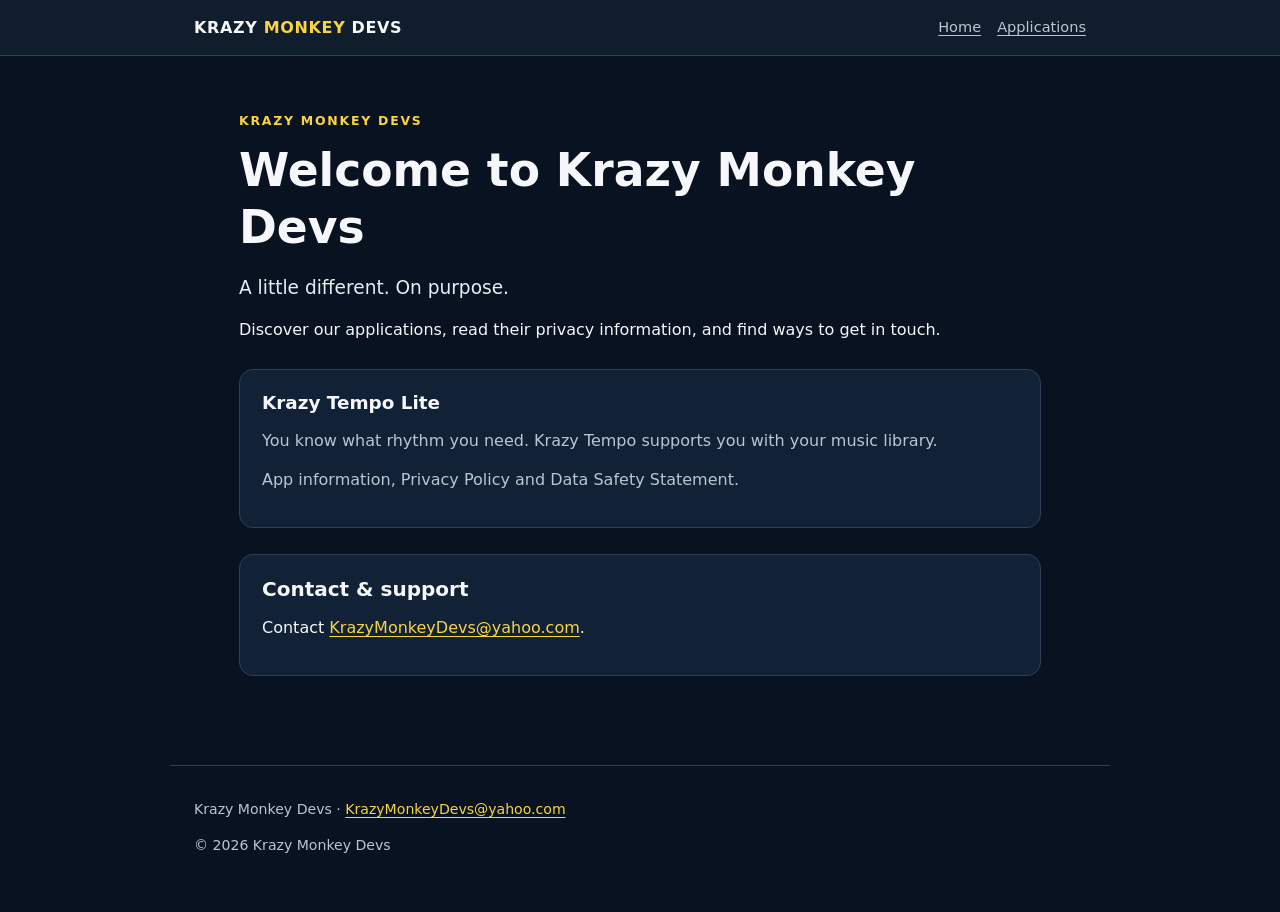
<file: index.html>
<!DOCTYPE html>
<html lang="en">
<head>
<meta charset="utf-8">
<meta name="viewport" content="width=device-width, initial-scale=1">
<meta name="description" content="Krazy Monkey Devs — applications, privacy information and support.">
<meta name="color-scheme" content="dark">
<title>Krazy Monkey Devs</title>
<link rel="stylesheet" href="assets/style.css">
</head>
<body>
<header><div><a class="brand" href="./">KRAZY <b>MONKEY</b> DEVS</a><nav aria-label="Main navigation"><a href="./">Home</a><a href="krazy-tempo-lite/">Applications</a></nav></div></header>
<main>
<p class="kicker">Krazy Monkey Devs</p>
<h1>Welcome to Krazy Monkey Devs</h1>
<p class="lede">A little different. On purpose.</p>
<p>Discover our applications, read their privacy information, and find ways to get in touch.</p>
<div class="tiles">
<a class="tile" href="krazy-tempo-lite/"><h2>Krazy Tempo Lite</h2><p>You know what rhythm you need. Krazy Tempo supports you with your music library.</p><p>App information, Privacy Policy and Data Safety Statement.</p></a>
</div>
<div class="panel"><h2>Contact &amp; support</h2><p>Contact <a href="mailto:KrazyMonkeyDevs@yahoo.com">KrazyMonkeyDevs@yahoo.com</a>.</p></div>
</main>
<footer><p>Krazy Monkey Devs · <a href="mailto:KrazyMonkeyDevs@yahoo.com">KrazyMonkeyDevs@yahoo.com</a></p><p>© 2026 Krazy Monkey Devs</p></footer>
</body>
</html>
</file>
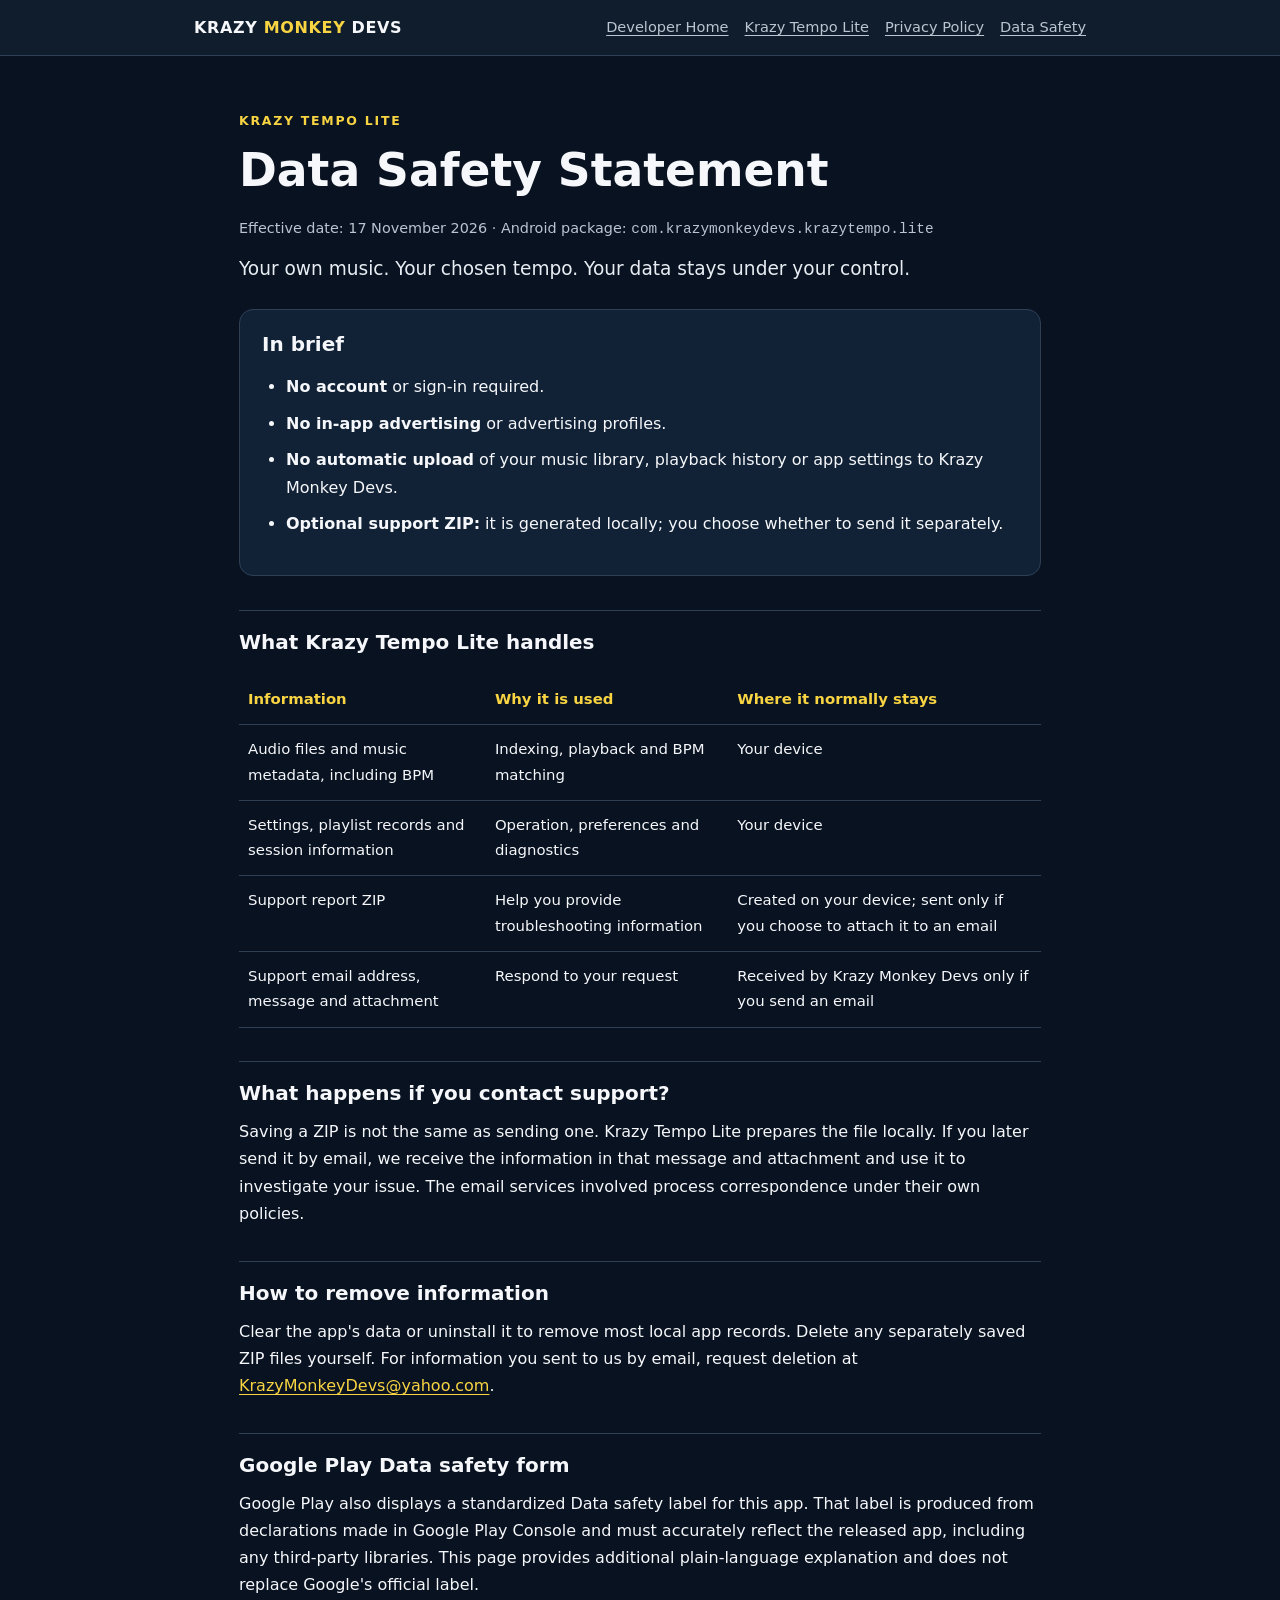
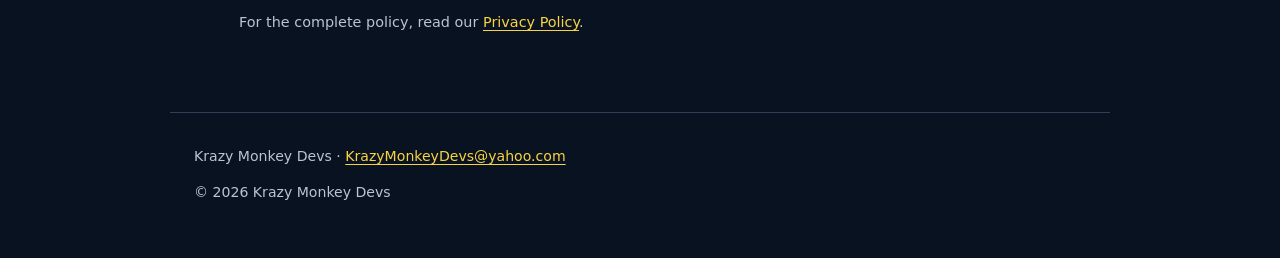
<file: data-safety/index.html>
<!DOCTYPE html>
<html lang="en">
<head>
<meta charset="utf-8"><meta name="viewport" content="width=device-width, initial-scale=1">
<title>Data Safety Statement — Krazy Tempo Lite</title>
<meta http-equiv="refresh" content="0; url=../krazy-tempo-lite/data-safety/">
<link rel="canonical" href="https://krazymonkeydevs.github.io/krazy-tempo-lite/data-safety/">
<link rel="stylesheet" href="../assets/style.css">
</head>
<body>
<main><p class="kicker">Krazy Tempo Lite</p><h1>Data Safety Statement moved</h1>
<p>The Data Safety Statement now has a dedicated address under Krazy Tempo Lite.</p>
<p><a href="../krazy-tempo-lite/data-safety/">Open Krazy Tempo Lite — Data Safety Statement</a></p>
<p><a href="../">Return to Krazy Monkey Devs</a></p></main>
</body>
</html>
</file>
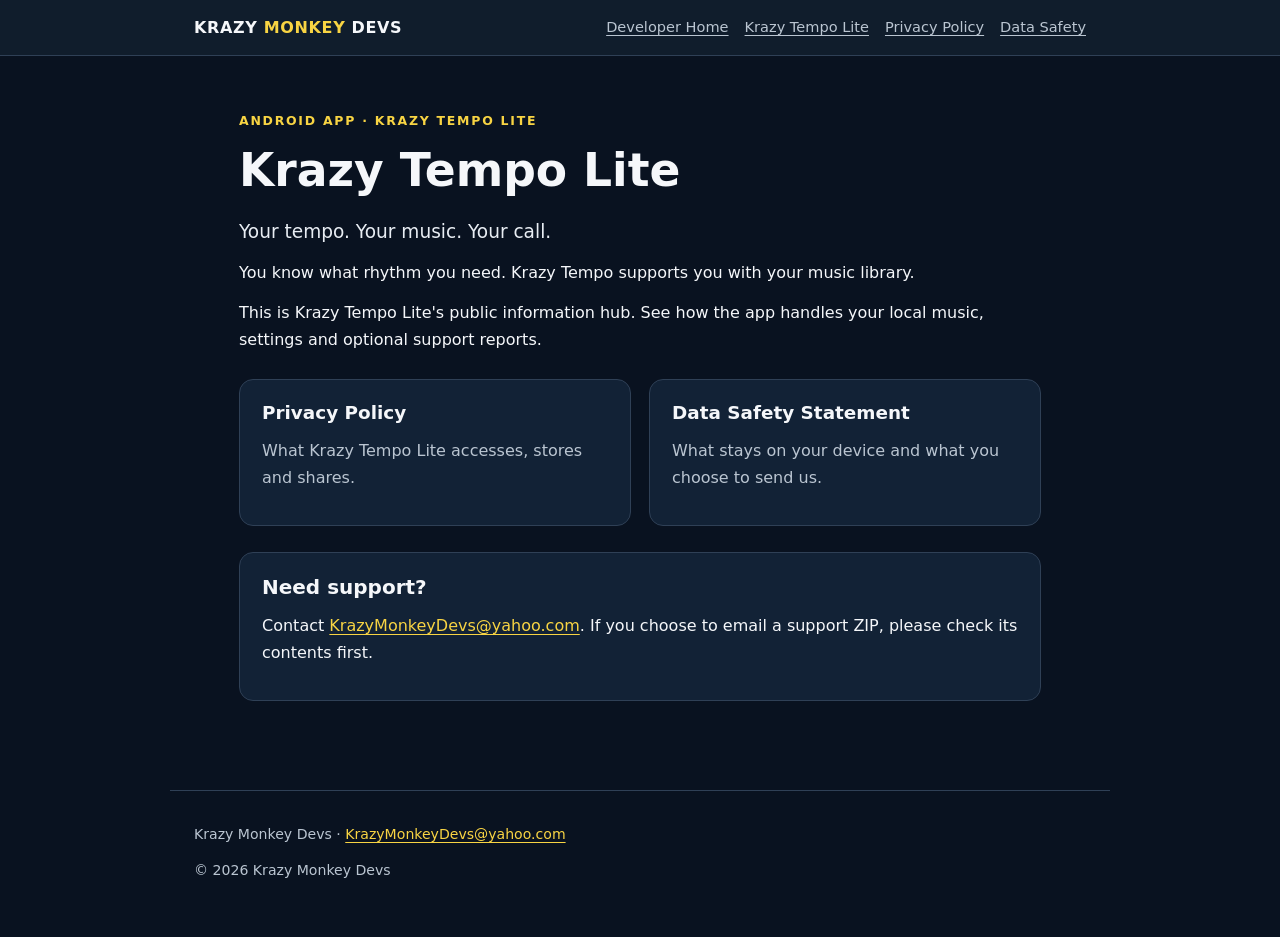
<file: krazy-tempo-lite/index.html>
<!DOCTYPE html>
<html lang="en">
<head>
<meta charset="utf-8">
<meta name="viewport" content="width=device-width, initial-scale=1">
<meta name="description" content="Krazy Tempo Lite app information, Privacy Policy and Data Safety Statement.">
<meta name="color-scheme" content="dark">
<title>Krazy Tempo Lite — Krazy Monkey Devs</title>
<link rel="stylesheet" href="../assets/style.css">
</head>
<body>
<header><div><a class="brand" href="../">KRAZY <b>MONKEY</b> DEVS</a><nav aria-label="Main navigation"><a href="../">Developer Home</a><a href="./">Krazy Tempo Lite</a><a href="privacy/">Privacy Policy</a><a href="data-safety/">Data Safety</a></nav></div></header>
<main>
<p class="kicker">Android app · Krazy Tempo Lite</p>
<h1>Krazy Tempo Lite</h1>
<p class="lede">Your tempo. Your music. Your call.</p>
<p>You know what rhythm you need. Krazy Tempo supports you with your music library.</p>
<p>This is Krazy Tempo Lite's public information hub. See how the app handles your local music, settings and optional support reports.</p>
<div class="tiles">
<a class="tile" href="privacy/"><h2>Privacy Policy</h2><p>What Krazy Tempo Lite accesses, stores and shares.</p></a>
<a class="tile" href="data-safety/"><h2>Data Safety Statement</h2><p>What stays on your device and what you choose to send us.</p></a>
</div>
<div class="panel"><h2>Need support?</h2><p>Contact <a href="mailto:KrazyMonkeyDevs@yahoo.com">KrazyMonkeyDevs@yahoo.com</a>. If you choose to email a support ZIP, please check its contents first.</p></div>
</main>
<footer><p>Krazy Monkey Devs · <a href="mailto:KrazyMonkeyDevs@yahoo.com">KrazyMonkeyDevs@yahoo.com</a></p><p>© 2026 Krazy Monkey Devs</p></footer>
</body>
</html>
</file>
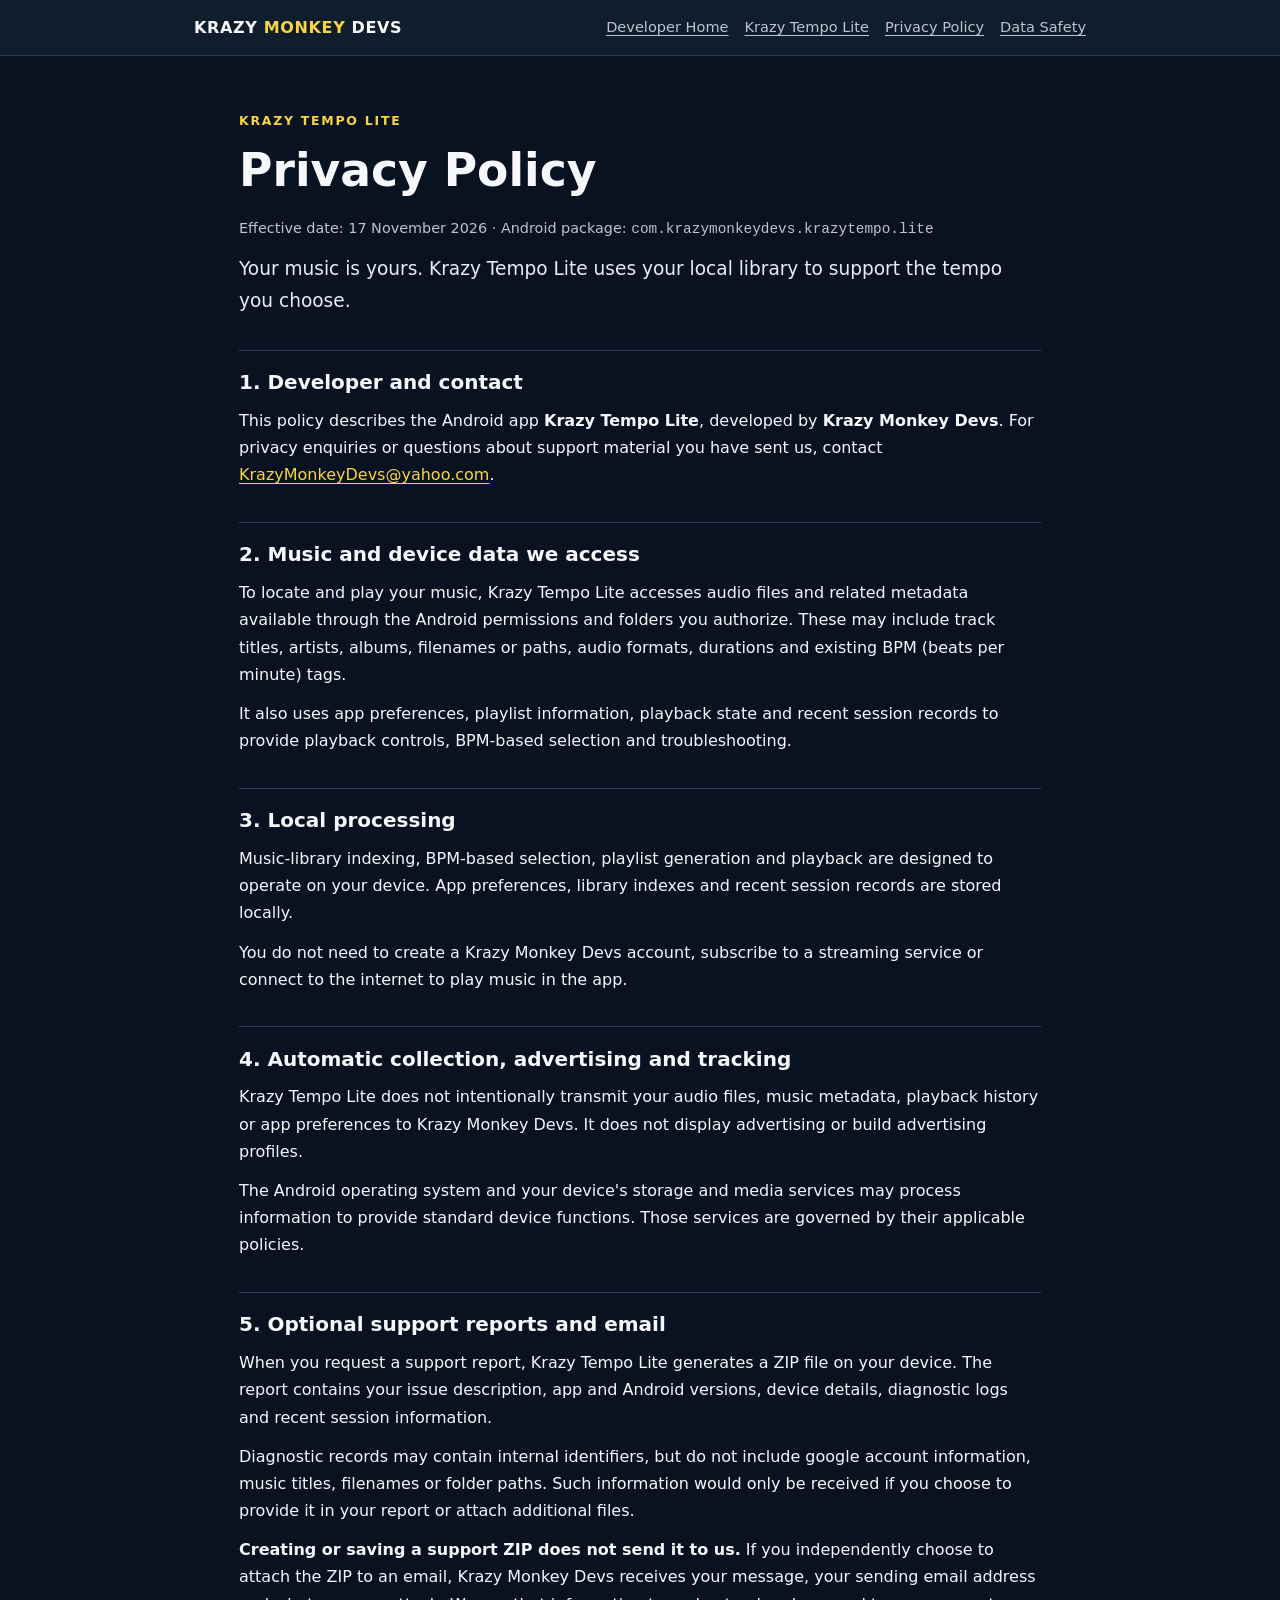
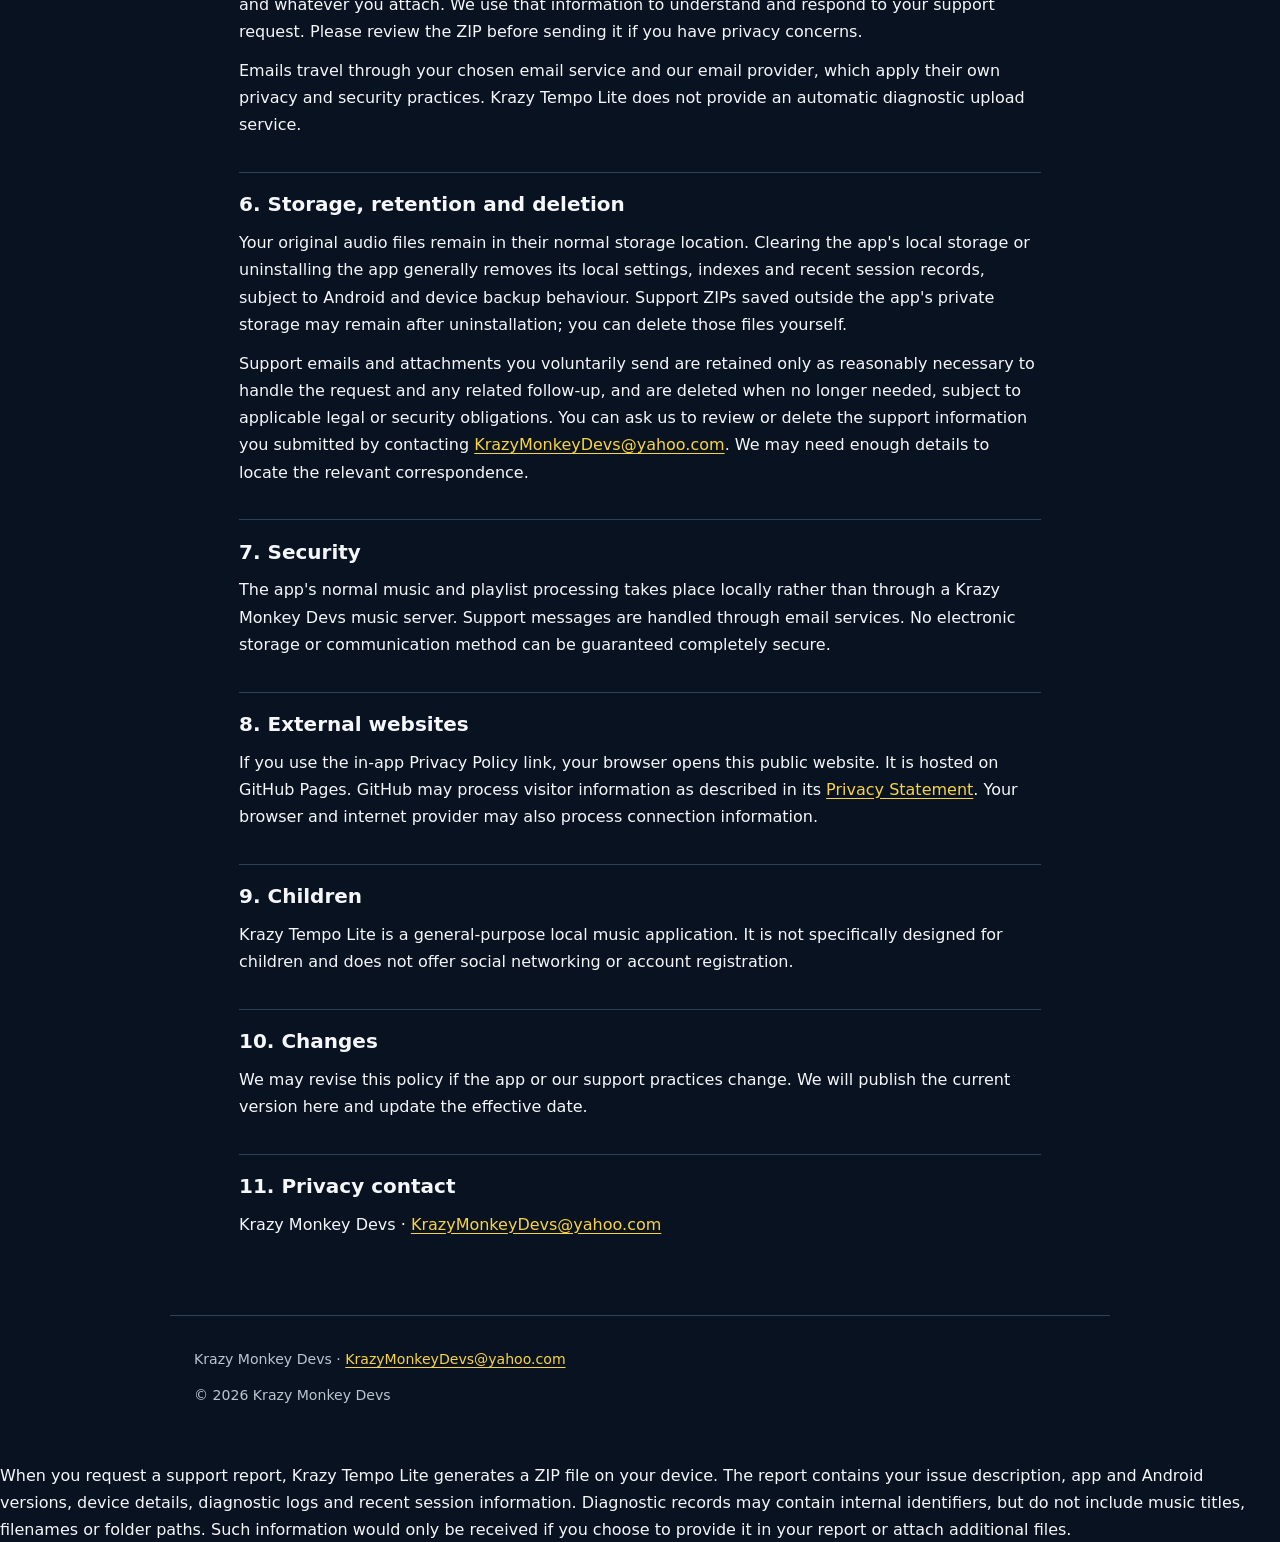
<file: privacy/index.html>
<!DOCTYPE html>
<html lang="en">
<head>
<meta charset="utf-8"><meta name="viewport" content="width=device-width, initial-scale=1">
<title>Privacy Policy — Krazy Tempo Lite</title>
<meta http-equiv="refresh" content="0; url=../krazy-tempo-lite/privacy/">
<link rel="canonical" href="https://krazymonkeydevs.github.io/krazy-tempo-lite/privacy/">
<link rel="stylesheet" href="../assets/style.css">
</head>
<body>
<main><p class="kicker">Krazy Tempo Lite</p><h1>Privacy Policy moved</h1>
<p>The Privacy Policy now has a dedicated address under Krazy Tempo Lite.</p>
<p><a href="../krazy-tempo-lite/privacy/">Open Krazy Tempo Lite — Privacy Policy</a></p>
<p><a href="../">Return to Krazy Monkey Devs</a></p></main>
</body>
</html>
</file>
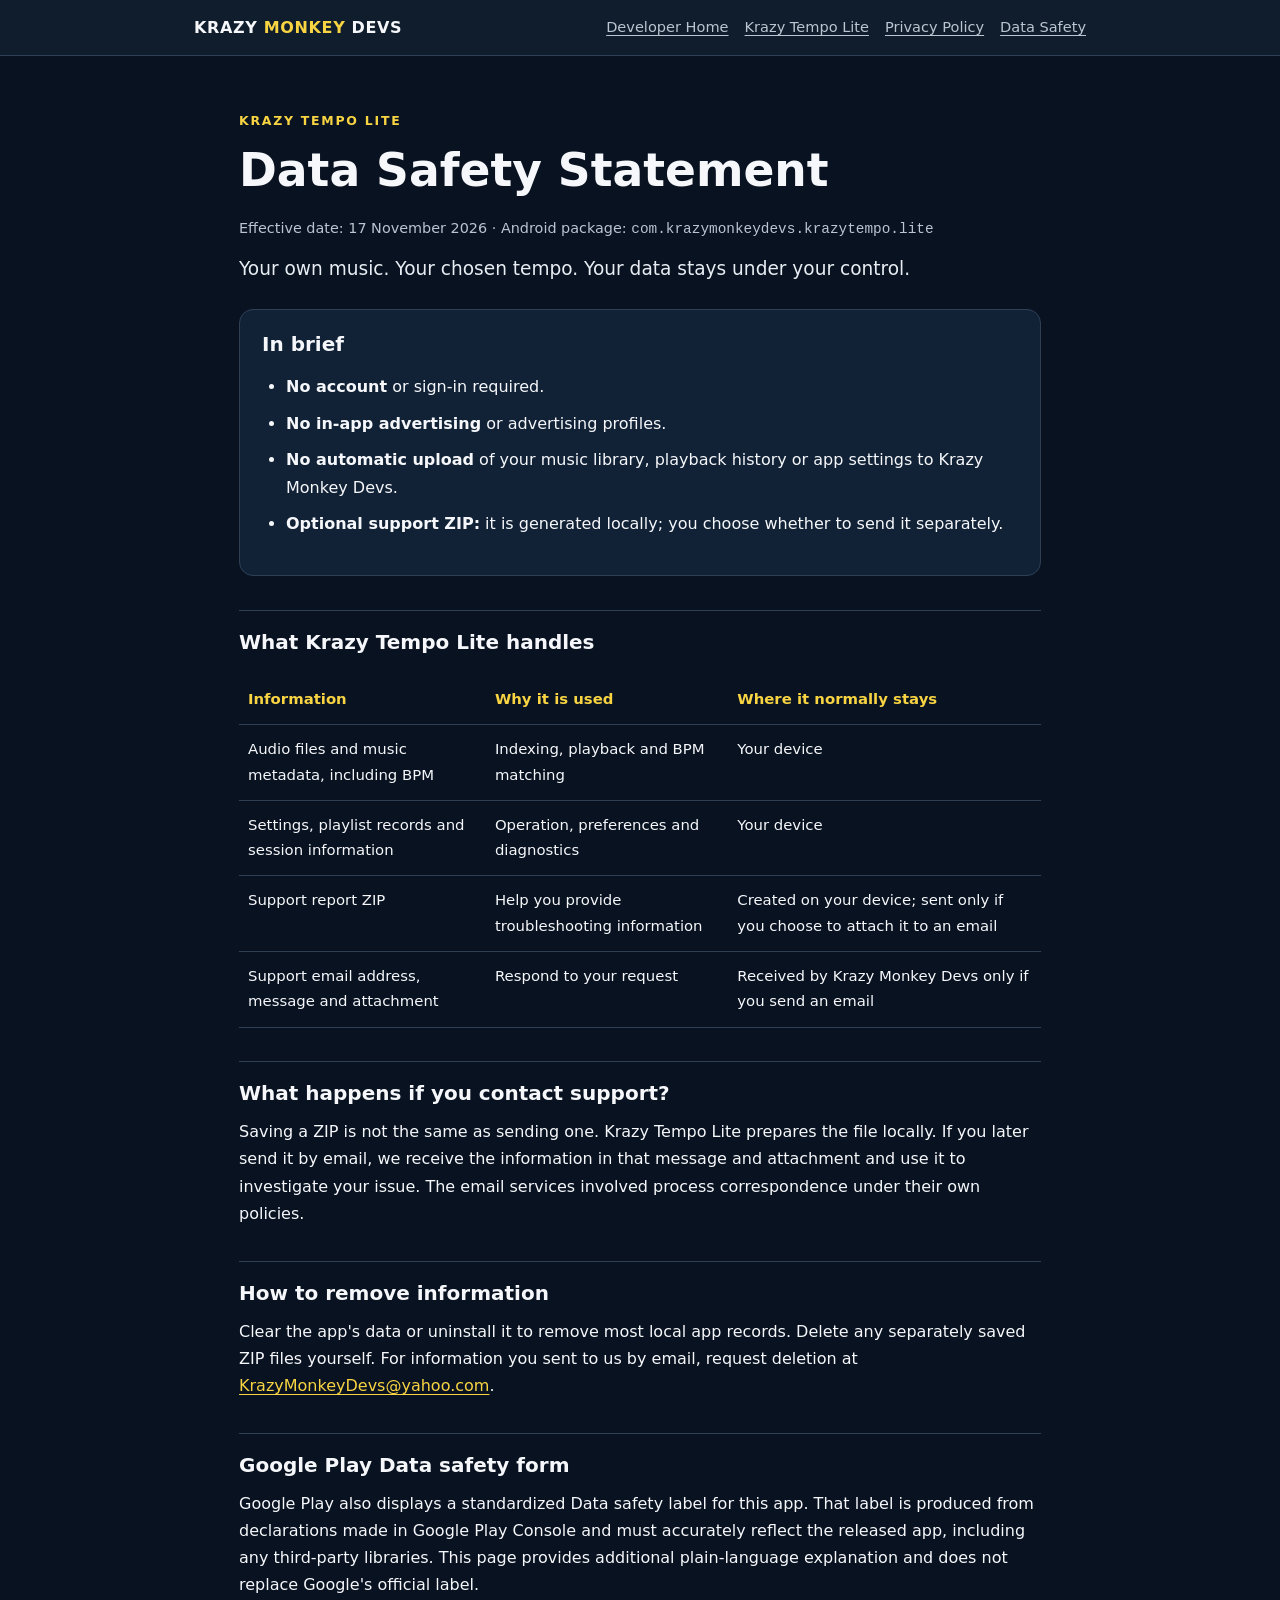
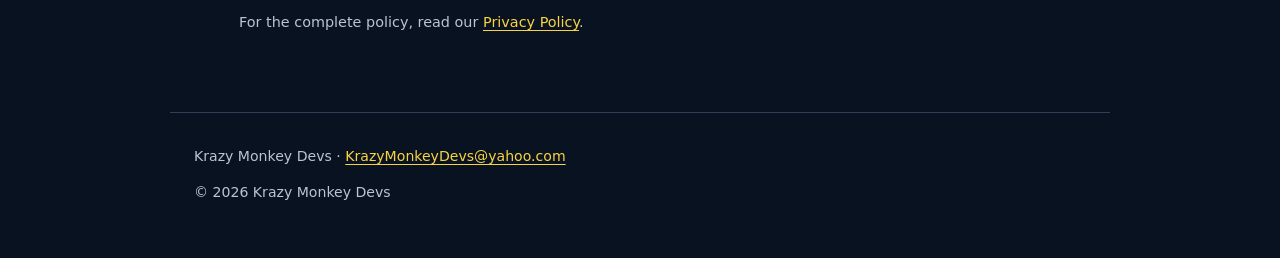
<file: krazy-tempo-lite/data-safety/index.html>
<!DOCTYPE html>
<html lang="en">
<head>
<meta charset="utf-8">
<meta name="viewport" content="width=device-width, initial-scale=1">
<meta name="description" content="Data handling statement for the Android app Krazy Tempo Lite.">
<meta name="color-scheme" content="dark">
<title>Data Safety Statement — Krazy Monkey Devs</title>
<link rel="stylesheet" href="../../assets/style.css">
</head>
<body>
<header><div><a class="brand" href="../../">KRAZY <b>MONKEY</b> DEVS</a><nav aria-label="Main navigation"><a href="../../">Developer Home</a><a href="../">Krazy Tempo Lite</a><a href="../privacy/">Privacy Policy</a><a href="../data-safety/">Data Safety</a></nav></div></header>
<main>
<p class="kicker">Krazy Tempo Lite</p><h1>Data Safety Statement</h1>
<p class="meta">Effective date: 17 November 2026 · Android package: <code>com.krazymonkeydevs.krazytempo.lite</code></p>
<p class="lede">Your own music. Your chosen tempo. Your data stays under your control.</p>
<div class="panel"><h2>In brief</h2>
<ul><li><strong>No account</strong> or sign-in required.</li><li><strong>No in-app advertising</strong> or advertising profiles.</li><li><strong>No automatic upload</strong> of your music library, playback history or app settings to Krazy Monkey Devs.</li><li><strong>Optional support ZIP:</strong> it is generated locally; you choose whether to send it separately.</li></ul></div>
<h2>What Krazy Tempo Lite handles</h2>
<table><thead><tr><th>Information</th><th>Why it is used</th><th>Where it normally stays</th></tr></thead><tbody>
<tr><td>Audio files and music metadata, including BPM</td><td>Indexing, playback and BPM matching</td><td>Your device</td></tr>
<tr><td>Settings, playlist records and session information</td><td>Operation, preferences and diagnostics</td><td>Your device</td></tr>
<tr><td>Support report ZIP</td><td>Help you provide troubleshooting information</td><td>Created on your device; sent only if you choose to attach it to an email</td></tr>
<tr><td>Support email address, message and attachment</td><td>Respond to your request</td><td>Received by Krazy Monkey Devs only if you send an email</td></tr>
</tbody></table>
<h2>What happens if you contact support?</h2>
<p>Saving a ZIP is not the same as sending one. Krazy Tempo Lite prepares the file locally. If you later send it by email, we receive the information in that message and attachment and use it to investigate your issue. The email services involved process correspondence under their own policies.</p>
<h2>How to remove information</h2>
<p>Clear the app's data or uninstall it to remove most local app records. Delete any separately saved ZIP files yourself. For information you sent to us by email, request deletion at <a href="mailto:KrazyMonkeyDevs@yahoo.com">KrazyMonkeyDevs@yahoo.com</a>.</p>
<h2>Google Play Data safety form</h2>
<p>Google Play also displays a standardized Data safety label for this app. That label is produced from declarations made in Google Play Console and must accurately reflect the released app, including any third-party libraries. This page provides additional plain-language explanation and does not replace Google's official label.</p>
<p class="minor">For the complete policy, read our <a href="../privacy/">Privacy Policy</a>.</p>
</main>
<footer><p>Krazy Monkey Devs · <a href="mailto:KrazyMonkeyDevs@yahoo.com">KrazyMonkeyDevs@yahoo.com</a></p><p>© 2026 Krazy Monkey Devs</p></footer>
</body>
</html>
</file>
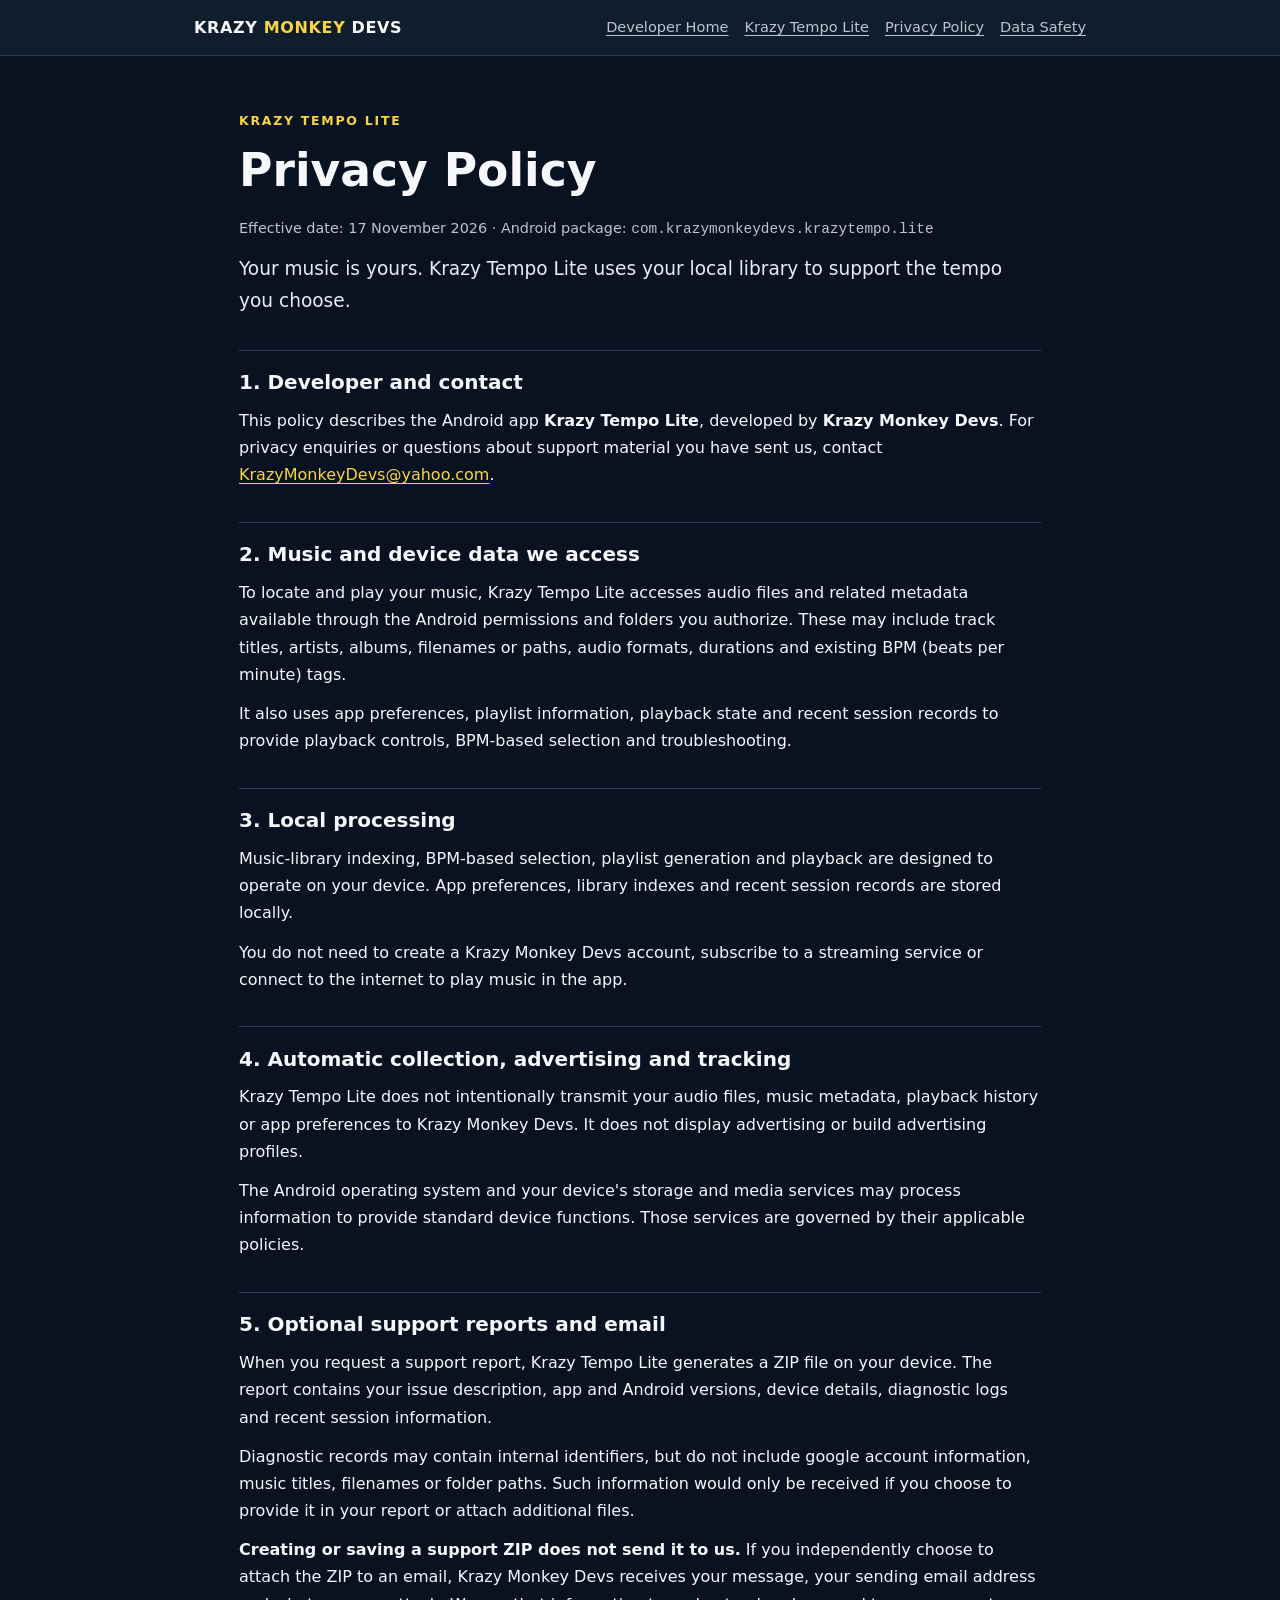
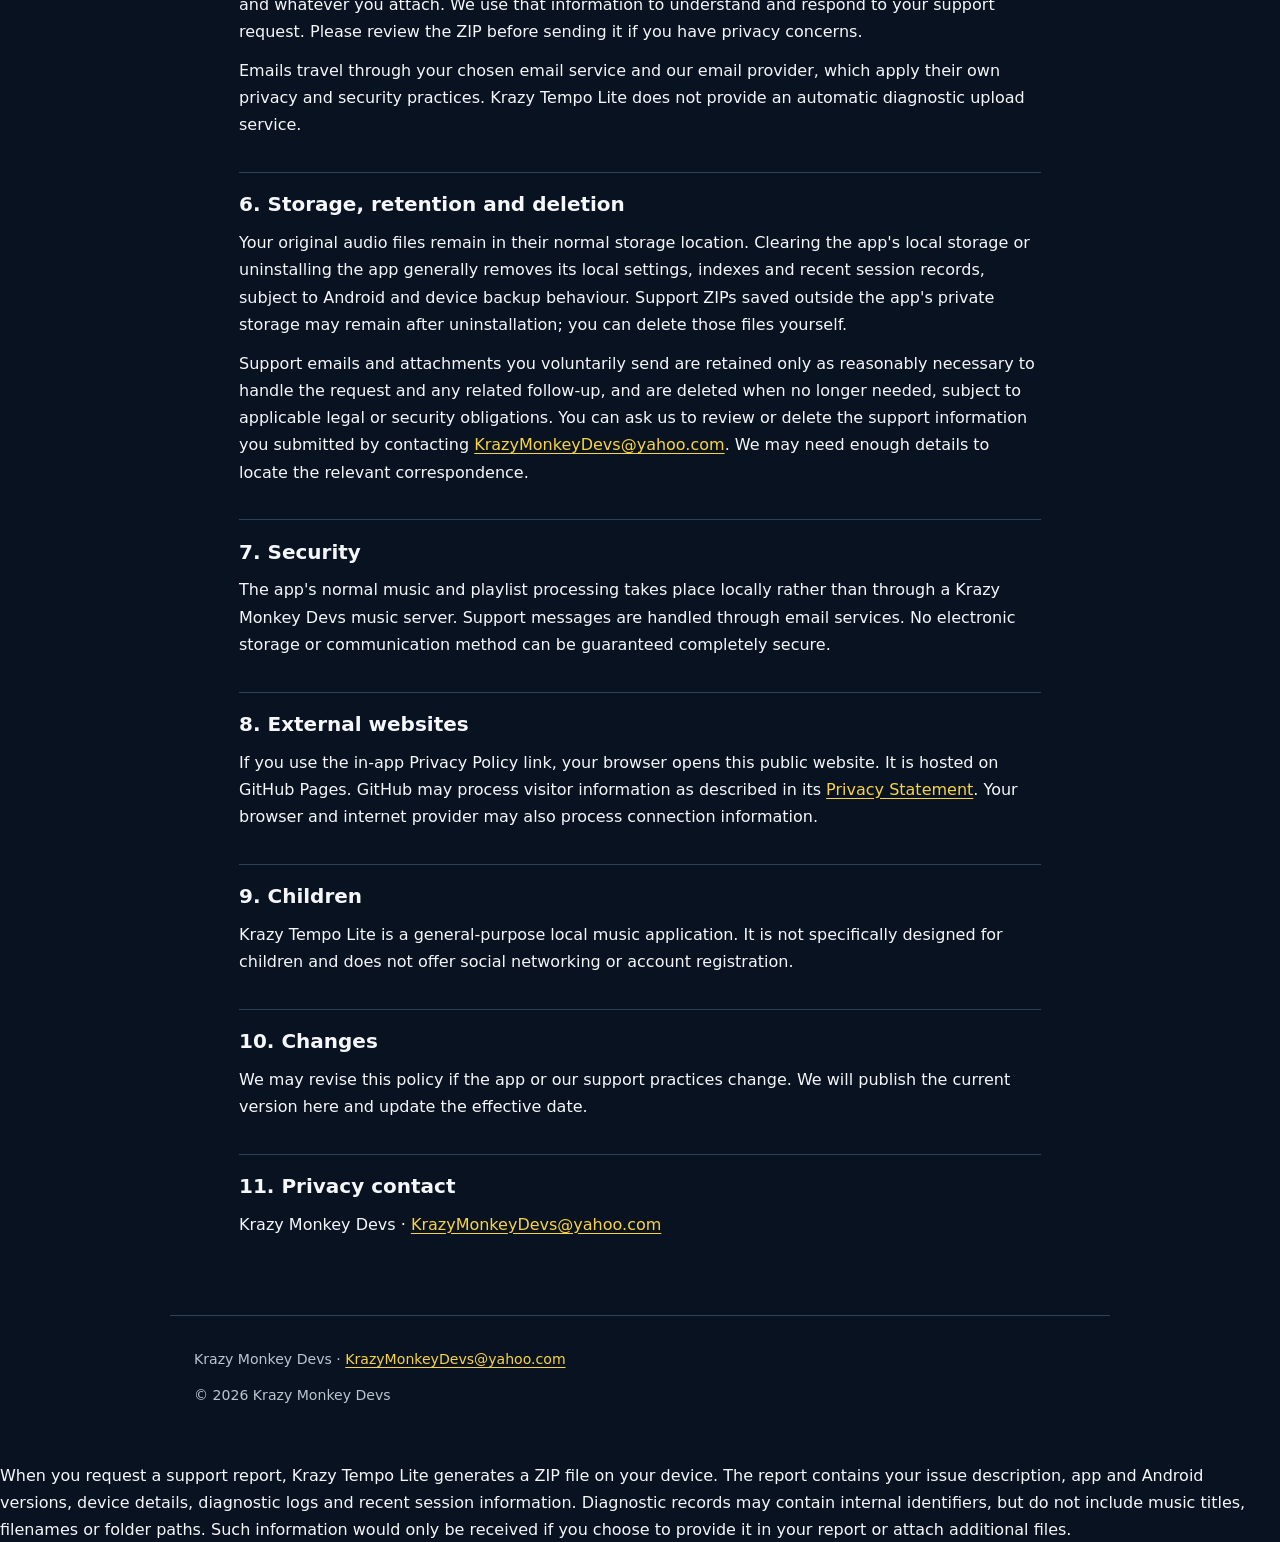
<file: krazy-tempo-lite/privacy/index.html>
<!DOCTYPE html>
<html lang="en">
<head>
<meta charset="utf-8">
<meta name="viewport" content="width=device-width, initial-scale=1">
<meta name="description" content="Privacy Policy for the Android app Krazy Tempo Lite.">
<meta name="color-scheme" content="dark">
<title>Privacy Policy — Krazy Monkey Devs</title>
<link rel="stylesheet" href="../../assets/style.css">
</head>
<body>
<header><div><a class="brand" href="../../">KRAZY <b>MONKEY</b> DEVS</a><nav aria-label="Main navigation"><a href="../../">Developer Home</a><a href="../">Krazy Tempo Lite</a><a href="../privacy/">Privacy Policy</a><a href="../data-safety/">Data Safety</a></nav></div></header>
<main>
<p class="kicker">Krazy Tempo Lite</p><h1>Privacy Policy</h1>
<p class="meta">Effective date: 17 November 2026 · Android package: <code>com.krazymonkeydevs.krazytempo.lite</code></p>
<p class="lede">Your music is yours. Krazy Tempo Lite uses your local library to support the tempo you choose.</p>
<h2>1. Developer and contact</h2>
<p>This policy describes the Android app <strong>Krazy Tempo Lite</strong>, developed by <strong>Krazy Monkey Devs</strong>. For privacy enquiries or questions about support material you have sent us, contact <a href="mailto:KrazyMonkeyDevs@yahoo.com">KrazyMonkeyDevs@yahoo.com</a>.</p>
<h2>2. Music and device data we access</h2>
<p>To locate and play your music, Krazy Tempo Lite accesses audio files and related metadata available through the Android permissions and folders you authorize. These may include track titles, artists, albums, filenames or paths, audio formats, durations and existing BPM (beats per minute) tags.</p>
<p>It also uses app preferences, playlist information, playback state and recent session records to provide playback controls, BPM-based selection and troubleshooting.</p>
<h2>3. Local processing</h2>
<p>Music-library indexing, BPM-based selection, playlist generation and playback are designed to operate on your device. App preferences, library indexes and recent session records are stored locally.</p>
<p>You do not need to create a Krazy Monkey Devs account, subscribe to a streaming service or connect to the internet to play music in the app.</p>
<h2>4. Automatic collection, advertising and tracking</h2>
<p>Krazy Tempo Lite does not intentionally transmit your audio files, music metadata, playback history or app preferences to Krazy Monkey Devs. It does not display advertising or build advertising profiles.</p>
<p>The Android operating system and your device's storage and media services may process information to provide standard device functions. Those services are governed by their applicable policies.</p>
<h2>5. Optional support reports and email</h2>
<p>When you request a support report, Krazy Tempo Lite generates a ZIP file on your device. The report contains your issue description, app and Android versions, device details, diagnostic logs and recent session information.</p>
<p>Diagnostic records may contain internal identifiers, but do not include google account information, music titles, filenames or folder paths. Such information would only be received if you choose to provide it in your report or attach additional files.</p>
<p><strong>Creating or saving a support ZIP does not send it to us.</strong> If you independently choose to attach the ZIP to an email, Krazy Monkey Devs receives your message, your sending email address and whatever you attach. We use that information to understand and respond to your support request. Please review the ZIP before sending it if you have privacy concerns.</p>
<p>Emails travel through your chosen email service and our email provider, which apply their own privacy and security practices. Krazy Tempo Lite does not provide an automatic diagnostic upload service.</p>
<h2>6. Storage, retention and deletion</h2>
<p>Your original audio files remain in their normal storage location. Clearing the app's local storage or uninstalling the app generally removes its local settings, indexes and recent session records, subject to Android and device backup behaviour. Support ZIPs saved outside the app's private storage may remain after uninstallation; you can delete those files yourself.</p>
<p>Support emails and attachments you voluntarily send are retained only as reasonably necessary to handle the request and any related follow-up, and are deleted when no longer needed, subject to applicable legal or security obligations. You can ask us to review or delete the support information you submitted by contacting <a href="mailto:KrazyMonkeyDevs@yahoo.com">KrazyMonkeyDevs@yahoo.com</a>. We may need enough details to locate the relevant correspondence.</p>
<h2>7. Security</h2>
<p>The app's normal music and playlist processing takes place locally rather than through a Krazy Monkey Devs music server. Support messages are handled through email services. No electronic storage or communication method can be guaranteed completely secure.</p>
<h2>8. External websites</h2>
<p>If you use the in-app Privacy Policy link, your browser opens this public website. It is hosted on GitHub Pages. GitHub may process visitor information as described in its <a href="https://docs.github.com/en/site-policy/privacy-policies/github-general-privacy-statement">Privacy Statement</a>. Your browser and internet provider may also process connection information.</p>
<h2>9. Children</h2>
<p>Krazy Tempo Lite is a general-purpose local music application. It is not specifically designed for children and does not offer social networking or account registration.</p>
<h2>10. Changes</h2>
<p>We may revise this policy if the app or our support practices change. We will publish the current version here and update the effective date.</p>
<h2>11. Privacy contact</h2>
<p>Krazy Monkey Devs · <a href="mailto:KrazyMonkeyDevs@yahoo.com">KrazyMonkeyDevs@yahoo.com</a></p>
</main>
<footer><p>Krazy Monkey Devs · <a href="mailto:KrazyMonkeyDevs@yahoo.com">KrazyMonkeyDevs@yahoo.com</a></p><p>© 2026 Krazy Monkey Devs</p></footer>
</body>
</html>

When you request a support report, Krazy Tempo Lite generates a ZIP file on your device. The report contains your issue description, app and Android versions, device details, diagnostic logs and recent session information.

Diagnostic records may contain internal identifiers, but do not include music titles, filenames or folder paths. Such information would only be received if you choose to provide it in your report or attach additional files.
</file>
<file: assets/style.css>
:root{color-scheme:dark;--bg:#091220;--panel:#122236;--text:#f5f7fa;--muted:#bac5d1;--yellow:#f8d443;--border:#2f4056}
*{box-sizing:border-box}html{scroll-behavior:smooth}body{margin:0;background:var(--bg);color:var(--text);font:16px/1.7 system-ui,-apple-system,Segoe UI,Roboto,Arial,sans-serif}
a{color:var(--yellow);text-underline-offset:3px}nav a{color:var(--muted)}a:hover{color:#ffe999}
header{border-bottom:1px solid var(--border);background:#101d2c}header>div{max-width:940px;margin:auto;padding:14px 24px;display:flex;justify-content:space-between;gap:20px;align-items:center;flex-wrap:wrap}
.brand{color:var(--text);text-decoration:none;font-weight:850;letter-spacing:.04em}.brand b{color:var(--yellow)}nav{display:flex;gap:16px;flex-wrap:wrap;font-size:.91rem}
main{max-width:850px;margin:auto;padding:42px 24px 65px}h1,h2{line-height:1.24}h1{font-size:clamp(2rem,5vw,2.85rem);margin:.2rem 0 1rem}h2{font-size:1.25rem;margin:2.1rem 0 .55rem;padding-top:1.2rem;border-top:1px solid var(--border)}
p{margin:.75rem 0}li{margin:.6rem 0}ul{padding-left:1.5rem}.lede{color:#e8edf3;font-size:1.16rem}.meta,.minor{color:var(--muted);font-size:.9rem}
.kicker{color:var(--yellow);font-size:.78rem;letter-spacing:.14em;text-transform:uppercase;font-weight:800}
.panel,.tile{border:1px solid var(--border);background:var(--panel);border-radius:14px;padding:22px}.panel{margin:24px 0}.panel h2,.tile h2{border:0;padding:0;margin:0 0 .5rem}
.tiles{display:grid;grid-template-columns:repeat(auto-fit,minmax(240px,1fr));gap:18px;margin:26px 0}.tile{display:block;text-decoration:none;color:var(--text)}.tile:hover{border-color:var(--yellow)}.tile h2{font-size:1.15rem}.tile p{color:var(--muted)}
table{border-collapse:collapse;width:100%;font-size:.93rem;margin:20px 0}th,td{text-align:left;vertical-align:top;border-bottom:1px solid var(--border);padding:12px 9px}th{color:var(--yellow)}
footer{max-width:940px;margin:auto;border-top:1px solid var(--border);padding:20px 24px 42px;color:var(--muted);font-size:.88rem}
@media(max-width:550px){main{padding:32px 18px 50px}header>div{padding:14px 18px}table{font-size:.86rem}}
</file>
